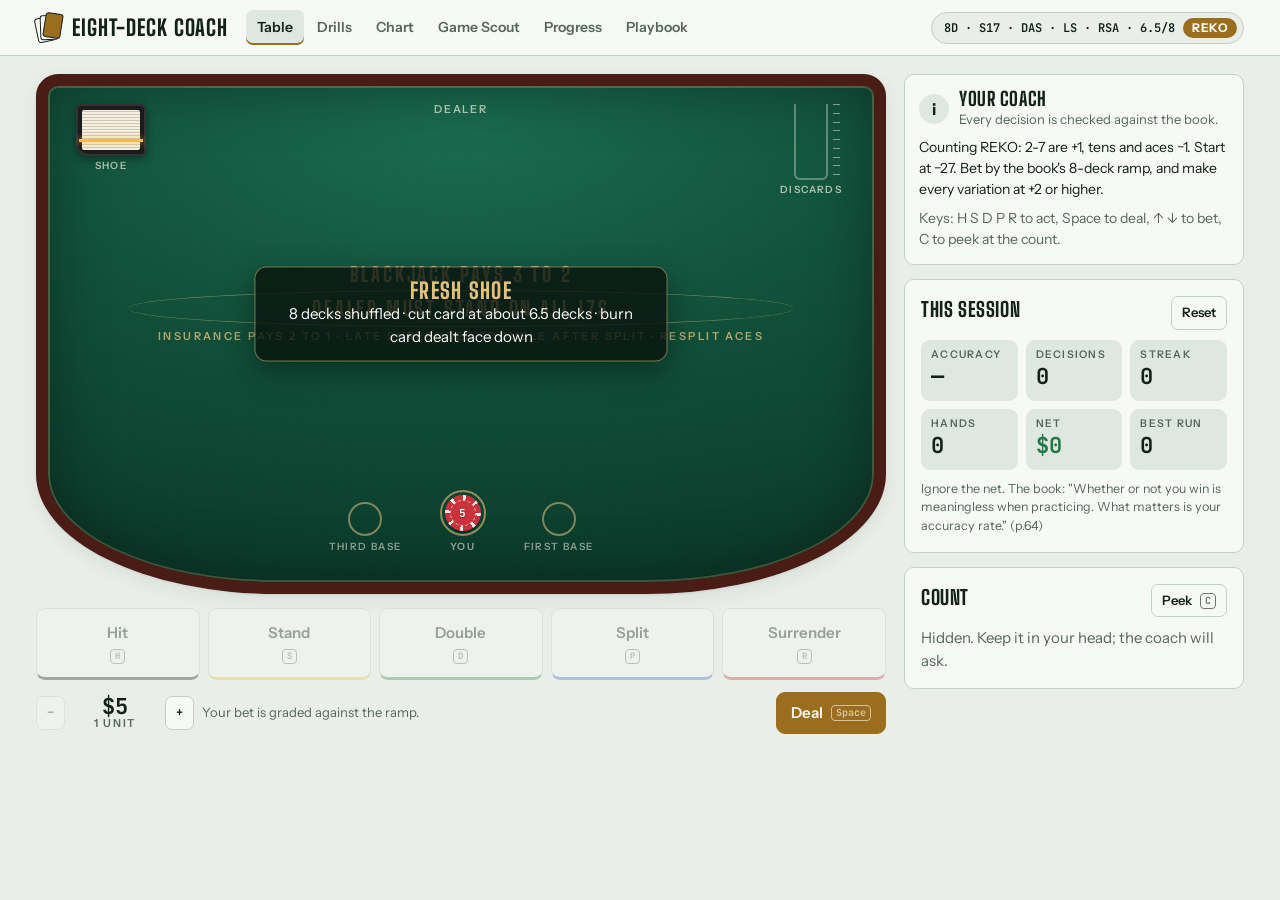
<file: blackjack/index.html>
<!doctype html>
<html lang="en">
<head>
<meta charset="utf-8">
<meta name="viewport" content="width=device-width, initial-scale=1, viewport-fit=cover">
<title>Eight-Deck Coach</title>
<meta name="claude:viewport-fit-sides" content="cover">
<meta name="description" content="Eight-deck blackjack trainer built on Norm Wattenberger's Modern Blackjack: basic strategy, REKO and Hi-Lo counting, drills, and game ratings.">
<link rel="preconnect" href="https://fonts.googleapis.com">
<link rel="preconnect" href="https://fonts.gstatic.com" crossorigin>
<link rel="stylesheet" href="https://fonts.googleapis.com/css2?family=Big+Shoulders+Display:wght@600;800&family=Bodoni+Moda:opsz,wght@6..96,600&family=Instrument+Sans:wght@400;500;600;700&family=JetBrains+Mono:wght@500;700&display=swap">
<link rel="stylesheet" href="css/styles.css">
</head>
<body>
<header class="topbar">
  <div class="topbar-inner">
    <a class="brand" href="#table" aria-label="Eight-Deck Coach home">
      <span class="brand-mark" aria-hidden="true"><i></i><i></i><i></i></span>
      <span class="brand-name">Eight-Deck Coach</span>
    </a>
    <nav class="tabs" aria-label="Sections">
      <a href="#table" data-view="table">Table</a>
      <a href="#drills" data-view="drills">Drills</a>
      <a href="#chart" data-view="chart">Chart</a>
      <a href="#scout" data-view="scout">Game Scout</a>
      <a href="#progress" data-view="progress">Progress</a>
      <a href="#playbook" data-view="playbook">Playbook</a>
    </nav>
    <button class="rules-chip" id="open-settings" type="button" aria-haspopup="dialog" aria-controls="settings">
      <span id="rules-summary">8D · S17 · DAS · LS</span>
      <span class="chip-sys" id="system-summary">REKO</span>
    </button>
  </div>
</header>

<main>
  <section class="view" id="view-table" aria-label="Practice table"></section>
  <section class="view" id="view-drills" aria-label="Drills" hidden></section>
  <section class="view" id="view-chart" aria-label="Strategy chart" hidden></section>
  <section class="view" id="view-scout" aria-label="Game Scout" hidden></section>
  <section class="view" id="view-progress" aria-label="Progress" hidden></section>
  <section class="view" id="view-playbook" aria-label="Playbook" hidden></section>
</main>

<div class="drawer-scrim" id="settings-scrim" hidden></div>
<aside class="drawer" id="settings" role="dialog" aria-modal="true" aria-labelledby="settings-title" hidden></aside>
<div class="toast" id="toast" role="status" aria-live="polite" hidden></div>

<script src="js/cards.js"></script>
<script src="js/book.js"></script>
<script src="js/strategy.js"></script>
<script src="js/game.js"></script>
<script src="js/tables8.js"></script>
<script src="js/store.js"></script>
<script src="js/ui.js"></script>
<script src="js/table.js"></script>
<script src="js/drills.js"></script>
<script src="js/views.js"></script>
<script src="js/app.js"></script>
</body>
</html>
</file>
<file: blackjack/css/styles.css>
/* Layout concept: a card-room console. The felt table is the hero and stays felt in both themes;
   the chrome around it is ink-green (dark) or paper-green (light), with brass for the one accent. */
:root {
  --bg: #e9eee9;
  --panel: #f7f9f6;
  --panel-2: #dfe7e1;
  --ink: #13211b;
  --muted: #55665d;
  --line: #c3d0c7;
  --brass: #9a6d1f;
  --brass-ink: #fffaf0;
  --felt: #12513c;
  --felt-deep: #0b3a2b;
  --felt-print: #e2c27a;
  --rail: #4a1c16;
  --card: #fbfaf6;
  --card-ink: #17171a;
  --card-red: #c0262d;
  --good: #1f7a46;
  --good-bg: #dff2e6;
  --bad: #b3261e;
  --bad-bg: #fbe3e0;
  --warn: #9a5b00;
  --warn-bg: #fdf0d9;
  --info: #1d5fa8;
  /* strategy chart colors */
  --a-h: #f2f4f1; --a-h-ink: #2b332f;
  --a-s: #e8c94e; --a-s-ink: #3a2b00;
  --a-d: #3f9a5c; --a-d-ink: #fff;
  --a-p: #4f79c9; --a-p-ink: #fff;
  --a-r: #c4473f; --a-r-ink: #fff;
  --code-red: #c4473f; --code-amber: #d99a1e; --code-blue: #3c6fc4; --code-green: #2f8f57;
  --shadow: 0 1px 2px rgba(10, 30, 20, .08), 0 6px 18px rgba(10, 30, 20, .07);
  --f-display: "Big Shoulders Display", "Arial Narrow", "Roboto Condensed", system-ui, sans-serif;
  --f-body: "Instrument Sans", system-ui, -apple-system, "Segoe UI", Roboto, sans-serif;
  --f-mono: "JetBrains Mono", ui-monospace, "SF Mono", Menlo, Consolas, monospace;
  --f-card: "Bodoni Moda", "Didot", "Bodoni 72", Georgia, serif;
  --card-w: clamp(44px, 8.4vw, 70px);
  --r: 10px;
  color-scheme: light;
}
@media (prefers-color-scheme: dark) {
  :root:not([data-theme="light"]) {
    --bg: #0d1512; --panel: #141f1a; --panel-2: #1b2a23; --ink: #e6ede8; --muted: #93a69b; --line: #2a3b33;
    --brass: #d9b264; --brass-ink: #1a1306; --good: #5fd08f; --good-bg: #133524; --bad: #ff8a80; --bad-bg: #3a1714;
    --warn: #f3b85a; --warn-bg: #352610; --info: #8db7ff;
    --a-h: #26332d; --a-h-ink: #dfe8e2; --a-s: #d9b64a; --a-s-ink: #251b00; --a-d: #2f8a4e; --a-d-ink: #f2fff6;
    --a-p: #3f68b6; --a-p-ink: #f3f7ff; --a-r: #b73d36; --a-r-ink: #fff4f2;
    --shadow: 0 1px 2px rgba(0,0,0,.4), 0 8px 24px rgba(0,0,0,.35);
    color-scheme: dark;
  }
}
:root[data-theme="dark"] {
  --bg: #0d1512; --panel: #141f1a; --panel-2: #1b2a23; --ink: #e6ede8; --muted: #93a69b; --line: #2a3b33;
  --brass: #d9b264; --brass-ink: #1a1306; --good: #5fd08f; --good-bg: #133524; --bad: #ff8a80; --bad-bg: #3a1714;
  --warn: #f3b85a; --warn-bg: #352610; --info: #8db7ff;
  --a-h: #26332d; --a-h-ink: #dfe8e2; --a-s: #d9b64a; --a-s-ink: #251b00; --a-d: #2f8a4e; --a-d-ink: #f2fff6;
  --a-p: #3f68b6; --a-p-ink: #f3f7ff; --a-r: #b73d36; --a-r-ink: #fff4f2;
  --shadow: 0 1px 2px rgba(0,0,0,.4), 0 8px 24px rgba(0,0,0,.35);
  color-scheme: dark;
}

* { box-sizing: border-box; }
[hidden] { display: none !important; }
html, body { margin: 0; }
body {
  background: var(--bg); color: var(--ink);
  font: 15px/1.5 var(--f-body);
  -webkit-font-smoothing: antialiased;
  min-height: 100%;
}
body::before { content: ""; position: fixed; inset: 0 0 auto; height: env(safe-area-inset-top, 0px); z-index: 10; background: var(--panel); }
h1, h2, h3 { font-family: var(--f-display); font-weight: 800; letter-spacing: .01em; line-height: 1.05; text-wrap: balance; margin: 0; }
h2 { font-size: clamp(28px, 4vw, 40px); text-transform: uppercase; }
h3 { font-size: 20px; text-transform: uppercase; letter-spacing: .03em; }
p { margin: 0; }
a { color: var(--info); }
button, input, select { font: inherit; color: inherit; }
:focus-visible { outline: 2px solid var(--brass); outline-offset: 2px; }
.num, .mono { font-family: var(--f-mono); font-variant-numeric: tabular-nums; }
.muted { color: var(--muted); }
.eyebrow { font: 600 11px/1 var(--f-body); letter-spacing: .14em; text-transform: uppercase; color: var(--muted); }
.wrap { max-width: 1240px; margin: 0 auto; padding-left: max(16px, env(safe-area-inset-left, 0px)); padding-right: max(16px, env(safe-area-inset-right, 0px)); }

/* ---------- top bar ---------- */
.topbar { position: sticky; top: env(safe-area-inset-top, 0px); z-index: 20; background: var(--panel); border-bottom: 1px solid var(--line); }
.topbar-inner { max-width: 1240px; margin: 0 auto; display: flex; align-items: center; gap: 18px; padding-block: 10px; padding-left: max(16px, env(safe-area-inset-left, 0px)); padding-right: max(16px, env(safe-area-inset-right, 0px)); flex-wrap: wrap; }
.brand { display: flex; align-items: center; gap: 10px; text-decoration: none; color: var(--ink); }
.brand-name { font: 800 22px/1 var(--f-display); text-transform: uppercase; letter-spacing: .04em; }
.brand-mark { position: relative; width: 26px; height: 30px; }
.brand-mark i { position: absolute; width: 18px; height: 25px; border-radius: 3px; background: var(--card); border: 1.5px solid var(--ink); }
.brand-mark i:nth-child(1) { left: 0; top: 4px; transform: rotate(-12deg); }
.brand-mark i:nth-child(2) { left: 4px; top: 2px; transform: rotate(-2deg); }
.brand-mark i:nth-child(3) { left: 8px; top: 0; transform: rotate(9deg); background: var(--brass); }
.tabs { display: flex; gap: 2px; flex-wrap: wrap; flex: 1; min-width: 0; }
.tabs a { padding: 7px 11px; border-radius: 7px; text-decoration: none; color: var(--muted); font-weight: 600; font-size: 14px; white-space: nowrap; }
.tabs a:hover { color: var(--ink); background: var(--panel-2); }
.tabs a[aria-current="page"] { color: var(--ink); background: var(--panel-2); box-shadow: inset 0 -2px 0 var(--brass); }
.rules-chip { display: flex; align-items: center; gap: 8px; border: 1px solid var(--line); background: var(--bg); border-radius: 999px; padding: 5px 6px 5px 12px; cursor: pointer; font: 600 12px/1 var(--f-mono); }
.rules-chip:hover { border-color: var(--brass); }
.chip-sys { background: var(--brass); color: var(--brass-ink); border-radius: 999px; padding: 4px 9px; font-family: var(--f-body); font-weight: 700; letter-spacing: .04em; }

main { padding-block: 18px 48px; }
.view { max-width: 1240px; margin: 0 auto; padding-left: max(16px, env(safe-area-inset-left, 0px)); padding-right: max(16px, env(safe-area-inset-right, 0px)); }
.view-head { display: flex; flex-wrap: wrap; align-items: end; justify-content: space-between; gap: 12px 24px; margin-bottom: 16px; }
.view-head p { max-width: 62ch; color: var(--muted); }

/* ---------- buttons & controls ---------- */
.btn { display: inline-flex; align-items: center; justify-content: center; gap: 8px; border: 1px solid var(--line); background: var(--panel); border-radius: 9px; padding: 9px 14px; font-weight: 600; cursor: pointer; transition: transform .08s, background .15s, border-color .15s; }
.btn:hover:not(:disabled) { border-color: var(--brass); }
.btn:active:not(:disabled) { transform: translateY(1px); }
.btn:disabled { opacity: .38; cursor: not-allowed; }
.btn.primary { background: var(--brass); border-color: var(--brass); color: var(--brass-ink); }
.btn.ghost { background: transparent; }
.btn.small { padding: 6px 10px; font-size: 13px; border-radius: 7px; }
.kbd { font: 700 10px/1 var(--f-mono); border: 1px solid currentColor; border-radius: 4px; padding: 2px 4px; opacity: .6; }
.seg { display: inline-flex; border: 1px solid var(--line); border-radius: 9px; overflow: hidden; background: var(--panel); }
.seg button { border: 0; background: transparent; padding: 7px 12px; cursor: pointer; font-weight: 600; font-size: 13px; color: var(--muted); }
.seg button[aria-pressed="true"] { background: var(--ink); color: var(--bg); }
.field { display: grid; gap: 6px; }
.field label, .field .label { font-size: 13px; font-weight: 600; }
.input { border: 1px solid var(--line); background: var(--bg); border-radius: 8px; padding: 8px 10px; width: 100%; min-width: 0; }
.input.num { text-align: center; font-size: 18px; }
select.input { padding-right: 28px; }
.check { display: flex; gap: 10px; align-items: flex-start; cursor: pointer; }
.check input { margin-top: 3px; accent-color: var(--brass); width: 16px; height: 16px; flex: none; }
.check small { display: block; color: var(--muted); }

.panel { background: var(--panel); border: 1px solid var(--line); border-radius: var(--r); padding: 16px; min-width: 0; }
.panel-title { display: flex; justify-content: space-between; align-items: baseline; gap: 8px; margin-bottom: 10px; }

/* ---------- playing cards ---------- */
.pcard { position: relative; width: var(--card-w); aspect-ratio: 5 / 7; max-width: 100%; border-radius: calc(var(--card-w) * .09); background: var(--card); color: var(--card-ink); box-shadow: 0 1px 0 rgba(0,0,0,.25), 0 4px 10px rgba(0,0,0,.28); flex: none; font-family: var(--f-card); user-select: none; }
.pcard.red { color: var(--card-red); }
.pcard .corner { position: absolute; top: 6%; left: 9%; display: grid; justify-items: center; line-height: .9; font-weight: 600; font-size: calc(var(--card-w) * .27); }
.pcard .corner .s { font-size: .78em; font-family: var(--f-body); }
.pcard .corner.br { top: auto; left: auto; bottom: 6%; right: 9%; transform: rotate(180deg); }
.pcard .pip { position: absolute; inset: 0; display: grid; place-items: center; font-size: calc(var(--card-w) * .5); font-family: var(--f-body); opacity: .92; }
.pcard.back { background: var(--rail); background-image: repeating-linear-gradient(45deg, rgba(226,194,122,.32) 0 2px, transparent 2px 7px), repeating-linear-gradient(-45deg, rgba(226,194,122,.32) 0 2px, transparent 2px 7px); border: 3px solid var(--card); }
.pcard.deal { animation: deal .22s cubic-bezier(.2,.8,.3,1) both; }
@keyframes deal { from { transform: translate(40px, -70px) rotate(8deg); opacity: 0; } to { transform: none; opacity: 1; } }
.cards { display: flex; align-items: flex-end; }
.cards .pcard + .pcard { margin-left: calc(var(--card-w) * -.52); }
.cards.spread .pcard + .pcard { margin-left: 6px; }

/* ---------- the table ---------- */
.table-layout { display: grid; grid-template-columns: minmax(0, 1fr) 340px; gap: 18px; align-items: start; }
.felt-wrap { min-width: 0; }
.felt {
  position: relative; border-radius: 22px 22px 240px 240px / 22px 22px 120px 120px;
  background: radial-gradient(120% 90% at 50% 10%, #1a6a4f 0%, var(--felt) 45%, var(--felt-deep) 100%);
  border: 12px solid var(--rail);
  box-shadow: inset 0 0 0 2px rgba(226,194,122,.25), inset 0 0 60px rgba(0,0,0,.35), var(--shadow);
  color: #f3efe3; padding: 18px 18px 26px; min-height: 520px; overflow: hidden;
  display: grid; grid-template-rows: auto auto 1fr auto; gap: 10px;
}
.felt::after { content: ""; position: absolute; inset: 0; pointer-events: none; opacity: .12; background-image: radial-gradient(rgba(255,255,255,.5) 1px, transparent 1px); background-size: 3px 3px; mix-blend-mode: overlay; }
.felt-top { display: grid; grid-template-columns: 90px 1fr 90px; align-items: start; gap: 10px; }
.shoe, .tray { display: grid; justify-items: center; gap: 4px; font: 600 10px/1.1 var(--f-body); letter-spacing: .12em; text-transform: uppercase; color: rgba(243,239,227,.7); }
.shoe-box { position: relative; width: 70px; height: 52px; background: #1b1b1d; border-radius: 6px 6px 4px 12px; box-shadow: inset 0 0 0 2px #333, 0 3px 8px rgba(0,0,0,.4); overflow: hidden; }
.shoe-fill { position: absolute; left: 6px; right: 6px; bottom: 6px; background: repeating-linear-gradient(0deg, #f4efe2 0 2px, #cfc6b0 2px 3px); border-radius: 2px; transition: height .3s; }
.shoe-cut { position: absolute; left: 3px; right: 3px; height: 3px; background: #f0c03c; box-shadow: 0 0 6px #f0c03c; }
.tray-box { position: relative; width: 34px; height: 76px; border: 2px solid rgba(243,239,227,.35); border-top: 0; border-radius: 0 0 6px 6px; }
.tray-fill { position: absolute; left: 3px; right: 3px; bottom: 3px; background: repeating-linear-gradient(0deg, #f4efe2 0 1px, #b9b09b 1px 2px); transition: height .3s; }
.tray-ticks { position: absolute; inset: 0 -14px 0 auto; width: 10px; }
.tray-ticks i { position: absolute; right: 0; width: 7px; border-top: 1px solid rgba(243,239,227,.5); font-style: normal; }
.dealer-zone { display: grid; justify-items: center; gap: 8px; }
.zone-label { font: 600 11px/1 var(--f-body); letter-spacing: .16em; text-transform: uppercase; color: rgba(243,239,227,.66); }
.total-pill { font: 700 13px/1 var(--f-mono); background: rgba(0,0,0,.35); border: 1px solid rgba(243,239,227,.25); color: #fff; padding: 4px 8px; border-radius: 999px; min-height: 22px; }
.total-pill:empty { visibility: hidden; }
.felt-print { text-align: center; color: var(--felt-print); font: 800 clamp(13px, 2.1vw, 20px)/1.15 var(--f-display); letter-spacing: .14em; text-transform: uppercase; opacity: .9; display: grid; gap: 4px; padding-block: 2px; }
.felt-print .small { font: 600 clamp(9px, 1.2vw, 11px)/1 var(--f-body); letter-spacing: .22em; opacity: .85; }
.felt-print .arc { border-top: 1.5px solid rgba(226,194,122,.5); border-bottom: 1.5px solid rgba(226,194,122,.5); padding-block: 6px; margin-inline: 8%; border-radius: 50% / 18px; }
.seats { display: flex; flex-direction: row-reverse; justify-content: center; gap: clamp(6px, 2vw, 22px); align-items: end; flex-wrap: wrap; }
.seat { display: grid; justify-items: center; gap: 6px; min-width: 0; position: relative; padding: 8px 6px 4px; border-radius: 14px; }
.seat.bot { --card-w: clamp(32px, 5.4vw, 48px); opacity: .9; }
.seat.user { padding-inline: 10px; }
.seat.user.turn { background: rgba(226,194,122,.12); box-shadow: inset 0 0 0 1.5px rgba(226,194,122,.55); }
.seat-hands { display: flex; gap: 14px; align-items: end; }
.hand { display: grid; justify-items: center; gap: 6px; padding: 4px; border-radius: 10px; }
.hand.active { box-shadow: 0 0 0 2px var(--felt-print); background: rgba(0,0,0,.12); }
.hand .result { font: 700 11px/1 var(--f-mono); letter-spacing: .06em; padding: 3px 7px; border-radius: 999px; background: rgba(0,0,0,.4); }
.hand .result.win, .hand .result.blackjack { background: #f0c03c; color: #2a1d00; }
.hand .result.lose, .hand .result.bust { background: rgba(0,0,0,.55); color: #ffb3ad; }
.betting-circle { width: 46px; height: 46px; border-radius: 50%; border: 2px solid rgba(226,194,122,.6); display: grid; place-items: center; position: relative; }
.seat.bot .betting-circle { width: 34px; height: 34px; }
.seat-name { font: 600 10px/1 var(--f-body); letter-spacing: .14em; text-transform: uppercase; color: rgba(243,239,227,.6); }
.chip { --c: #c8323a; width: 36px; height: 36px; border-radius: 50%; background: var(--c); display: grid; place-items: center; color: #fff; font: 700 11px/1 var(--f-mono); position: relative;
  background-image: repeating-conic-gradient(from 0deg, rgba(255,255,255,.9) 0 10deg, transparent 10deg 45deg); box-shadow: 0 2px 0 rgba(0,0,0,.35); }
.chip::before { content: ""; position: absolute; inset: 5px; border-radius: 50%; background: var(--c); border: 1.5px dashed rgba(255,255,255,.6); }
.chip span { position: relative; text-shadow: 0 1px 1px rgba(0,0,0,.4); }
.seat.bot .chip { width: 26px; height: 26px; font-size: 9px; }
.chip.c1 { --c: #e9e6dc; color: #222; } .chip.c1 span { text-shadow: none; }
.chip.c5 { --c: #c8323a; } .chip.c25 { --c: #2b8a4b; } .chip.c100 { --c: #1d1d1f; } .chip.c500 { --c: #6b3fa0; }
.felt-banner { position: absolute; left: 50%; top: 46%; transform: translate(-50%, -50%); background: rgba(10, 20, 15, .82); border: 1px solid rgba(226,194,122,.5); color: #fff; padding: 12px 18px; border-radius: 12px; text-align: center; z-index: 3; max-width: 90%; box-shadow: 0 10px 30px rgba(0,0,0,.4); }
.felt-banner strong { display: block; font: 800 22px/1.1 var(--f-display); text-transform: uppercase; letter-spacing: .06em; color: var(--felt-print); }
.count-hud { margin-top: 6px; font: 700 12px/1.35 var(--f-mono); letter-spacing: 0; text-transform: none; color: #fff; background: rgba(0,0,0,.42); border: 1px solid rgba(243,239,227,.25); border-radius: 9px; padding: 5px 8px; display: grid; gap: 1px; justify-items: start; white-space: nowrap; }
.count-hud b { color: var(--felt-print); }

.controls { margin-top: 14px; display: grid; gap: 12px; }
.action-row { display: grid; grid-template-columns: repeat(5, minmax(0, 1fr)); gap: 8px; }
.action-row .btn { padding: 13px 8px; font-size: 15px; flex-direction: column; gap: 4px; }
.action-row .btn .kbd { font-size: 9px; }
.btn.act-H { border-bottom: 3px solid var(--a-h-ink); }
.btn.act-S { border-bottom: 3px solid var(--a-s); }
.btn.act-D { border-bottom: 3px solid var(--a-d); }
.btn.act-P { border-bottom: 3px solid var(--a-p); }
.btn.act-R { border-bottom: 3px solid var(--a-r); }
.bet-row { display: flex; flex-wrap: wrap; gap: 10px; align-items: center; justify-content: space-between; }
.bet-ctl { display: flex; align-items: center; gap: 8px; flex-wrap: wrap; }
.bet-amount { font: 700 22px/1 var(--f-mono); min-width: 84px; text-align: center; }
.bet-hint { font-size: 13px; color: var(--muted); }
.bet-hint b { color: var(--ink); }
.insurance-row { display: flex; gap: 10px; align-items: center; flex-wrap: wrap; background: var(--warn-bg); border: 1px solid var(--warn); color: var(--ink); padding: 10px 12px; border-radius: 10px; }
.countcheck { display: flex; gap: 10px; flex-wrap: wrap; align-items: end; background: var(--panel-2); padding: 12px; border-radius: 10px; }
.countcheck .input { width: 90px; }

/* coach side panel */
.side { display: grid; gap: 14px; }
.verdict { border-radius: var(--r); padding: 14px; border: 1px solid var(--line); background: var(--panel); display: grid; gap: 8px; }
.verdict.good { border-color: var(--good); background: var(--good-bg); }
.verdict.bad { border-color: var(--bad); background: var(--bad-bg); }
.verdict.info { border-color: var(--line); }
.verdict .v-head { display: flex; align-items: center; gap: 10px; }
.verdict .v-mark { width: 30px; height: 30px; border-radius: 50%; display: grid; place-items: center; font: 800 16px/1 var(--f-body); flex: none; }
.verdict.good .v-mark { background: var(--good); color: var(--bg); }
.verdict.bad .v-mark { background: var(--bad); color: var(--bg); }
.verdict.info .v-mark { background: var(--panel-2); }
.verdict .v-title { font: 800 19px/1.1 var(--f-display); text-transform: uppercase; letter-spacing: .03em; }
.verdict .v-sit { font-size: 13px; color: var(--muted); }
.verdict .v-why { font-size: 14px; }
.verdict .v-dev { font: 500 12.5px/1.45 var(--f-mono); background: rgba(127,127,127,.1); border-radius: 8px; padding: 8px 10px; }
.verdict .v-actions { display: flex; gap: 8px; flex-wrap: wrap; }
.stat-grid { display: grid; grid-template-columns: repeat(3, minmax(0, 1fr)); gap: 8px; }
.stat { background: var(--panel-2); border-radius: 9px; padding: 10px; min-width: 0; }
.stat .k { font: 600 10.5px/1 var(--f-body); letter-spacing: .12em; text-transform: uppercase; color: var(--muted); }
.stat .v { font: 700 22px/1.2 var(--f-mono); margin-top: 4px; }
.log { display: grid; gap: 4px; max-height: 240px; overflow: auto; font-size: 13px; }
.log-row { display: grid; grid-template-columns: 18px 1fr auto; gap: 8px; align-items: baseline; padding: 4px 2px; border-bottom: 1px dashed var(--line); }
.log-row .ok { color: var(--good); font-weight: 800; }
.log-row .no { color: var(--bad); font-weight: 800; }
.log-row .tag { font: 600 11px/1 var(--f-mono); color: var(--muted); }

/* ---------- chart ---------- */
.chart-grid { display: grid; grid-template-columns: repeat(auto-fit, minmax(min(100%, 360px), 1fr)); gap: 18px; align-items: start; }
.stbl-wrap { overflow-x: auto; }
.stbl { border-collapse: separate; border-spacing: 2px; width: 100%; font: 700 12.5px/1 var(--f-mono); }
.stbl th { font: 700 12px/1 var(--f-mono); color: var(--muted); padding: 6px 2px; text-align: center; }
.stbl th.rowh { text-align: right; padding-right: 8px; white-space: nowrap; color: var(--ink); }
.stbl td { text-align: center; padding: 0; height: 30px; min-width: 28px; border-radius: 4px; position: relative; cursor: default; }
.stbl td.H { background: var(--a-h); color: var(--a-h-ink); }
.stbl td.S { background: var(--a-s); color: var(--a-s-ink); }
.stbl td.Dh, .stbl td.Ds { background: var(--a-d); color: var(--a-d-ink); }
.stbl td.P { background: var(--a-p); color: var(--a-p-ink); }
.stbl td.Rh, .stbl td.Rs, .stbl td.Rp { background: var(--a-r); color: var(--a-r-ink); }
.stbl td .ix { position: absolute; right: 1px; top: 1px; font: 700 8.5px/1 var(--f-mono); background: var(--ink); color: var(--bg); border-radius: 3px; padding: 1px 2px; letter-spacing: -.02em; }
.stbl td.has-ix { text-align: left; padding-left: 5px; }
.stbl td.miss::after { content: ""; position: absolute; inset: -2px; border-radius: 6px; border: 2px solid var(--bad); opacity: var(--miss, 0); }
.stbl td.hl { outline: 3px solid var(--brass); outline-offset: 1px; z-index: 1; }
.legend { display: flex; flex-wrap: wrap; gap: 8px 14px; font-size: 13px; color: var(--muted); }
.legend span { display: inline-flex; align-items: center; gap: 6px; }
.legend i { width: 22px; height: 16px; border-radius: 3px; display: inline-grid; place-items: center; font: 700 10px/1 var(--f-mono); font-style: normal; }
.order { display: grid; grid-template-columns: repeat(auto-fit, minmax(150px, 1fr)); gap: 8px; counter-reset: step; }
.order div { background: var(--panel-2); border-radius: 9px; padding: 10px 12px; font-size: 13px; }
.order b { display: block; font: 800 16px/1.1 var(--f-display); text-transform: uppercase; letter-spacing: .03em; margin-bottom: 2px; }

/* ---------- drills ---------- */
.drill-list { display: grid; grid-template-columns: repeat(auto-fill, minmax(min(100%, 270px), 1fr)); gap: 14px; }
.drill-card { display: grid; gap: 10px; align-content: start; background: var(--panel); border: 1px solid var(--line); border-radius: var(--r); padding: 16px; text-align: left; cursor: pointer; transition: border-color .15s, transform .1s; }
.drill-card:hover { border-color: var(--brass); transform: translateY(-1px); }
.drill-card h3 { font-size: 22px; }
.drill-card p { color: var(--muted); font-size: 14px; }
.drill-card .src { font: 600 11px/1 var(--f-mono); color: var(--brass); }
.drill-card .best { font: 600 12px/1 var(--f-mono); color: var(--muted); }
.drill-stage { display: grid; grid-template-columns: minmax(0, 1fr) 300px; gap: 18px; align-items: start; }
.drill-felt { background: radial-gradient(120% 100% at 50% 0%, #1a6a4f 0%, var(--felt) 50%, var(--felt-deep) 100%); border: 10px solid var(--rail); border-radius: 18px; color: #f3efe3; padding: 22px 16px; min-height: 360px; display: grid; gap: 16px; align-content: center; justify-items: center; position: relative; }
.drill-felt .prompt { font: 800 clamp(22px, 3.4vw, 30px)/1.1 var(--f-display); text-transform: uppercase; letter-spacing: .05em; color: var(--felt-print); text-align: center; }
.drill-felt .sub { color: rgba(243,239,227,.75); text-align: center; max-width: 52ch; font-size: 14px; }
.drill-felt .row { display: flex; gap: 22px; align-items: center; flex-wrap: wrap; justify-content: center; }
.drill-felt .badge { font: 700 14px/1 var(--f-mono); background: rgba(0,0,0,.4); border: 1px solid rgba(243,239,227,.3); border-radius: 999px; padding: 7px 12px; }
.drill-felt .big { font: 800 64px/1 var(--f-display); color: #fff; }
.drill-answers { display: flex; flex-wrap: wrap; gap: 8px; justify-content: center; margin-top: 4px; }
.drill-answers .btn { min-width: 92px; }
.drill-felt .flash { --card-w: clamp(40px, 7vw, 62px); }
.drill-felt .verdict { color: var(--ink); width: min(600px, 100%); text-align: left; }
.drill-felt .verdict .v-sit { color: var(--muted); }
.table-sweep { display: grid; grid-template-columns: repeat(auto-fit, minmax(90px, 1fr)); gap: 12px 18px; width: 100%; justify-items: center; --card-w: clamp(36px, 5.5vw, 52px); }
.progressbar { height: 6px; background: rgba(0,0,0,.3); border-radius: 999px; overflow: hidden; width: min(420px, 100%); }
.progressbar i { display: block; height: 100%; background: var(--felt-print); transition: width .2s; }
.drill-form { display: flex; gap: 8px; align-items: center; justify-content: center; flex-wrap: wrap; }
.drill-form .input { width: 110px; background: rgba(255,255,255,.95); color: #111; border-color: transparent; }
.drill-setup { display: grid; gap: 14px; }
.drill-setup .opts { display: grid; gap: 10px; }
.result-big { display: grid; justify-items: center; gap: 4px; }

/* ---------- scout ---------- */
.scout-ctl { display: flex; flex-wrap: wrap; gap: 12px 18px; align-items: end; margin-bottom: 14px; }
.scout-ctl .field { min-width: 140px; }
.dtable-wrap { overflow-x: auto; border: 1px solid var(--line); border-radius: var(--r); background: var(--panel); }
.dtable { border-collapse: collapse; width: 100%; font-size: 14px; }
.dtable th, .dtable td { padding: 9px 12px; text-align: right; border-bottom: 1px solid var(--line); white-space: nowrap; }
.dtable th { font: 600 11px/1.2 var(--f-body); letter-spacing: .1em; text-transform: uppercase; color: var(--muted); background: var(--panel-2); }
.dtable td:first-child, .dtable th:first-child { text-align: left; }
.dtable td { font-family: var(--f-mono); font-variant-numeric: tabular-nums; }
.dtable tr.sel td { background: color-mix(in srgb, var(--brass) 14%, transparent); }
.code { display: inline-flex; align-items: center; gap: 6px; font: 700 12px/1 var(--f-mono); }
.code i { width: 12px; height: 12px; border-radius: 3px; display: inline-block; }
.code.red i { background: var(--code-red); } .code.amber i { background: var(--code-amber); } .code.blue i { background: var(--code-blue); } .code.green i { background: var(--code-green); }
.svgchart { width: 100%; height: auto; display: block; }
.svgchart text { fill: var(--muted); font: 500 11px var(--f-mono); }
.svgchart .grid { stroke: var(--line); stroke-width: 1; }
.svgchart .lbl { fill: var(--ink); font-weight: 700; }
.scout-grid { display: grid; grid-template-columns: minmax(0, 1fr); gap: 18px; align-items: start; }
.scout-side { display: grid; grid-template-columns: minmax(0, 1.2fr) minmax(0, 1fr); gap: 18px; align-items: start; }
.callout { border-left: 3px solid var(--brass); padding: 4px 0 4px 12px; color: var(--muted); font-size: 14px; }

/* ---------- progress ---------- */
.kpis { display: grid; grid-template-columns: repeat(4, minmax(0, 1fr)); gap: 12px; margin-bottom: 18px; }
.kpi { background: var(--panel); border: 1px solid var(--line); border-radius: var(--r); padding: 14px; min-width: 0; }
.kpi .k { font: 600 11px/1 var(--f-body); letter-spacing: .12em; text-transform: uppercase; color: var(--muted); }
.kpi .v { font: 800 34px/1.1 var(--f-display); margin-top: 6px; }
.kpi .s { font-size: 12.5px; color: var(--muted); }
.bars { display: grid; gap: 10px; }
.bar { display: grid; grid-template-columns: 140px minmax(0, 1fr) 88px; gap: 10px; align-items: center; font-size: 14px; }
.bar .track { height: 10px; background: var(--panel-2); border-radius: 999px; overflow: hidden; }
.bar .track i { display: block; height: 100%; border-radius: 999px; background: var(--good); }
.bar .track i.mid { background: var(--warn); }
.bar .track i.low { background: var(--bad); }
.bar .n { font: 600 12px/1 var(--f-mono); text-align: right; color: var(--muted); }
.two-col { display: grid; grid-template-columns: repeat(2, minmax(0, 1fr)); gap: 18px; align-items: start; }
.weak { display: grid; gap: 6px; }
.weak-row { display: grid; grid-template-columns: minmax(0, 1fr) auto auto; gap: 12px; align-items: center; padding: 8px 10px; background: var(--panel-2); border-radius: 8px; font-size: 14px; }
.empty { color: var(--muted); font-size: 14px; padding: 14px; border: 1px dashed var(--line); border-radius: 10px; }

/* ---------- playbook ---------- */
.book { display: grid; grid-template-columns: repeat(auto-fit, minmax(min(100%, 340px), 1fr)); gap: 16px; align-items: start; }
.book .panel { display: grid; gap: 10px; }
.book p, .book li { max-width: 68ch; font-size: 14.5px; }
.book ul { margin: 0; padding-left: 18px; display: grid; gap: 4px; }
.ktable { border-collapse: collapse; font: 600 13px/1 var(--f-mono); }
.ktable td, .ktable th { border: 1px solid var(--line); padding: 6px 8px; text-align: center; }
.ktable th { color: var(--muted); font-weight: 600; background: var(--panel-2); }
.idx-list { display: grid; grid-template-columns: repeat(auto-fill, minmax(170px, 1fr)); gap: 4px 14px; font: 500 13px/1.5 var(--f-mono); }
.idx-list span b { display: inline-block; min-width: 2.6em; text-align: right; margin-right: 6px; color: var(--brass); }
.cite { font: 500 12px/1.4 var(--f-mono); color: var(--muted); }

/* ---------- drawer ---------- */
.drawer-scrim { position: fixed; inset: 0; background: rgba(5, 12, 9, .5); z-index: 40; }
.drawer { position: fixed; top: 0; right: 0; bottom: 0; width: min(440px, 100%); background: var(--panel); z-index: 41; overflow-y: auto; box-shadow: -10px 0 40px rgba(0,0,0,.3);
  padding: calc(18px + env(safe-area-inset-top, 0px)) max(18px, env(safe-area-inset-right, 0px)) calc(24px + env(safe-area-inset-bottom, 0px)) 18px; display: grid; gap: 18px; align-content: start; }
.drawer h2 { font-size: 30px; }
.drawer fieldset { border: 1px solid var(--line); border-radius: 10px; padding: 12px; margin: 0; display: grid; gap: 10px; min-width: 0; }
.drawer legend { font: 700 11px/1 var(--f-body); letter-spacing: .14em; text-transform: uppercase; color: var(--muted); padding: 0 6px; }
.ramp-edit { display: grid; grid-template-columns: repeat(6, minmax(0, 1fr)); gap: 4px; font-size: 12px; text-align: center; }
.ramp-edit .input { padding: 6px 2px; text-align: center; }
.drawer-head { display: flex; justify-content: space-between; align-items: center; gap: 12px; }

.toast { position: fixed; left: 50%; bottom: calc(18px + env(safe-area-inset-bottom, 0px)); transform: translateX(-50%); background: var(--ink); color: var(--bg); padding: 10px 16px; border-radius: 10px; z-index: 60; font-weight: 600; box-shadow: var(--shadow); max-width: calc(100% - 32px); }

/* ---------- responsive ---------- */
@media (max-width: 1020px) {
  .table-layout, .drill-stage, .scout-grid, .scout-side { grid-template-columns: minmax(0, 1fr); }
  .kpis { grid-template-columns: repeat(2, minmax(0, 1fr)); }
}
@media (max-width: 720px) {
  .two-col { grid-template-columns: minmax(0, 1fr); }
  .felt { border-width: 8px; padding: 12px 8px 22px; min-height: 460px; border-radius: 16px 16px 120px 120px / 16px 16px 60px 60px; }
  .felt-top { grid-template-columns: 70px 1fr 70px; }
  .shoe-box { width: 56px; height: 44px; }
  .action-row .btn { padding: 12px 4px; font-size: 14px; }
  .bar { grid-template-columns: 104px minmax(0, 1fr) 70px; }
  .brand-name { font-size: 19px; }
  .tabs { order: 3; flex-basis: 100%; overflow-x: auto; flex-wrap: nowrap; }
  .count-hud { font-size: 10.5px; padding: 4px 6px; }
}
@media (max-width: 440px) {
  .action-row { gap: 5px; }
  .action-row .btn { font-size: 12.5px; padding: 11px 2px; }
}
@media (prefers-reduced-motion: reduce) {
  *, *::before, *::after { animation: none !important; transition: none !important; }
}
</file>
